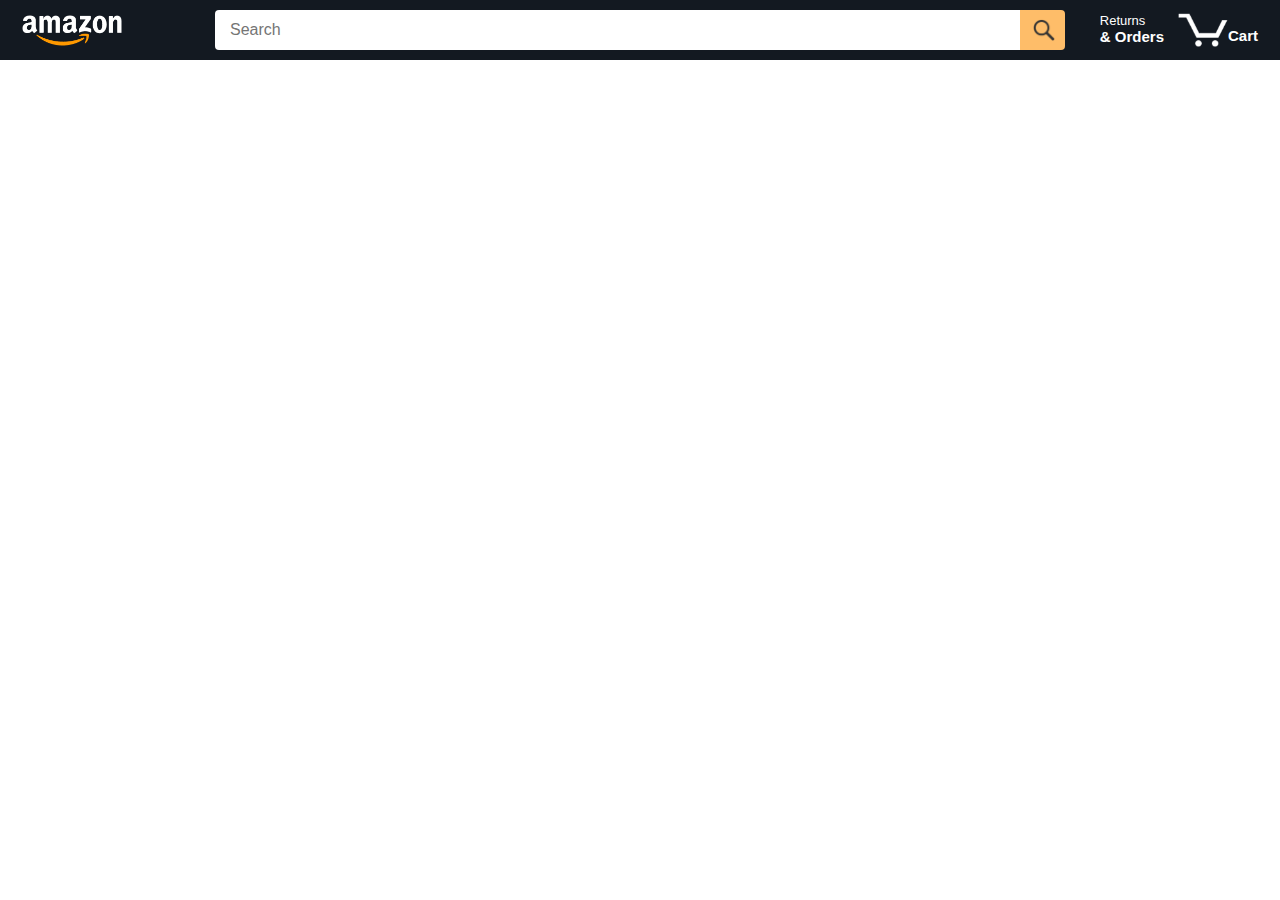
<file: index.html>
<!DOCTYPE html>
<html lang="en">
  <head>
    <meta charset="UTF-8">
    <meta http-equiv="refresh" content="0; url=amazon.html">
    <title>Redirecting...</title>
  </head>
  <body>
    <p>If you are not redirected automatically, <a href="amazon.html">click here</a>.</p>
  </body>
</html>
</file>
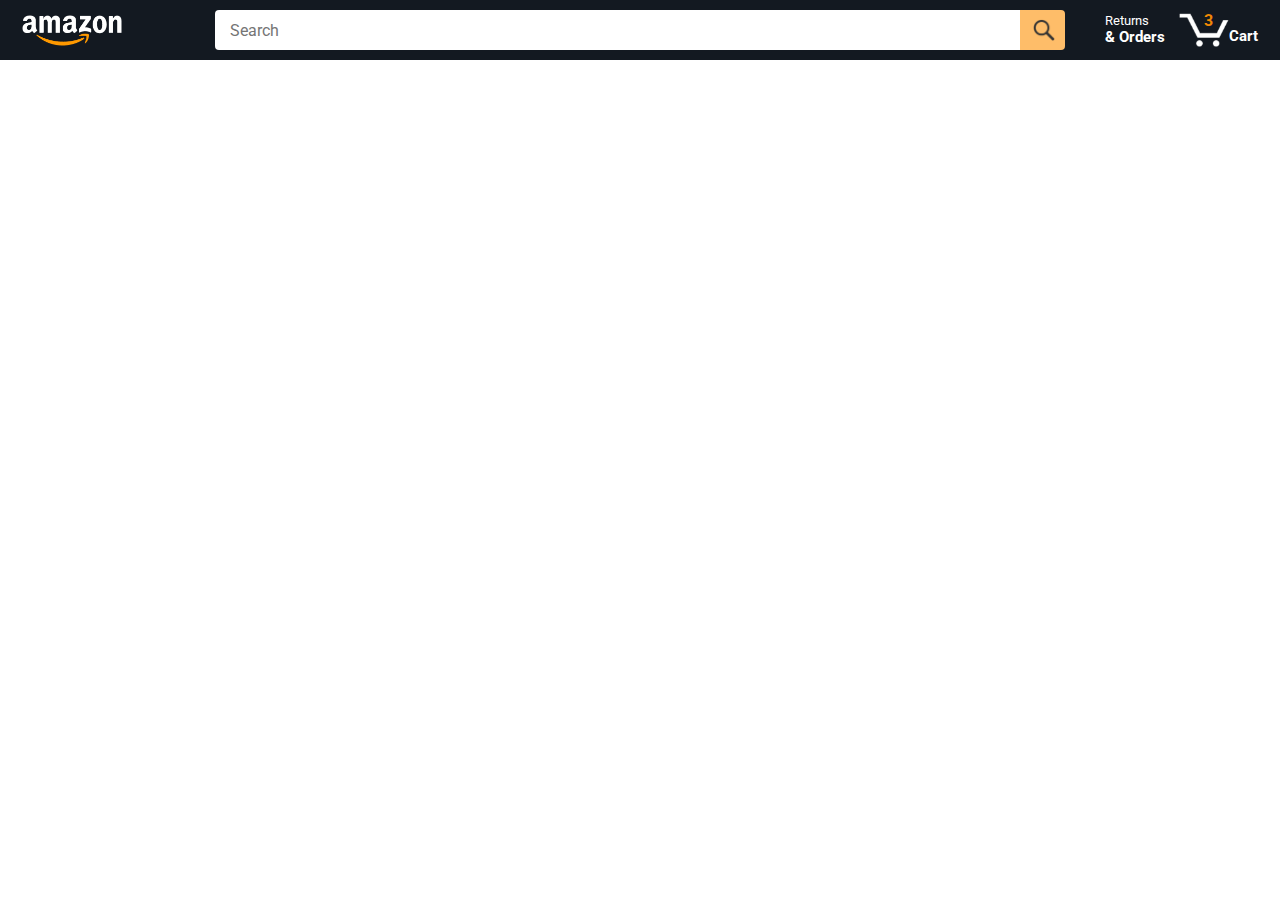
<file: amazon.html>
<!DOCTYPE html>
<html>
  <head>
    <title>Amazon Project</title>

    <!-- This code is needed for responsive design to work.
      (Responsive design = make the website look good on
      smaller screen sizes like a phone or a tablet). -->
    <meta name="viewport" content="width=device-width, initial-scale=1">

    <!-- Load a font called Roboto from Google Fonts. -->
    <link rel="preconnect" href="https://fonts.googleapis.com">
    <link rel="preconnect" href="https://fonts.gstatic.com" crossorigin="">
    <link href="https://fonts.googleapis.com/css2?family=Roboto:wght@400;500;700&amp;display=swap" rel="stylesheet">

    <!-- Here are the CSS files for this page. -->
    <link rel="stylesheet" href="styles/shared/general.css">
    <link rel="stylesheet" href="styles/shared/amazon-header.css">
    <link rel="stylesheet" href="styles/pages/amazon.css">
  </head>
  <body>
    <div class="amazon-header">
      <div class="amazon-header-left-section">
        <a href="amazon.html" class="header-link">
          <img class="amazon-logo"
            src="images/amazon-logo-white.png">
          <img class="amazon-mobile-logo"
            src="images/amazon-mobile-logo-white.png">
        </a>
      </div>

      <div class="amazon-header-middle-section">
        <input class="search-bar js-search-bar" type="text" placeholder="Search">

        <button class="search-button js-search-button">
          <img class="search-icon" src="images/icons/search-icon.png">
        </button>
      </div>

      <div class="amazon-header-right-section">
        <a class="orders-link header-link" href="orders.html">
          <span class="returns-text">Returns</span>
          <span class="orders-text">& Orders</span>
        </a>

        <a class="cart-link header-link" href="checkout.html">
          <img class="cart-icon" src="images/icons/cart-icon.png">
          <div class="cart-quantity js-cart-quantity"></div>
          <div class="cart-text">Cart</div>
        </a>
      </div>
    </div>
    
    <div class="main">
      <div class="products-grid js-products-grid">
      </div>
    </div>

    <!-- script elements are loaded one by one so order of scripts matters -->

    

    <script type="module" src="scripts/amazon.js"></script>
  
  </body>
</html>
</file>
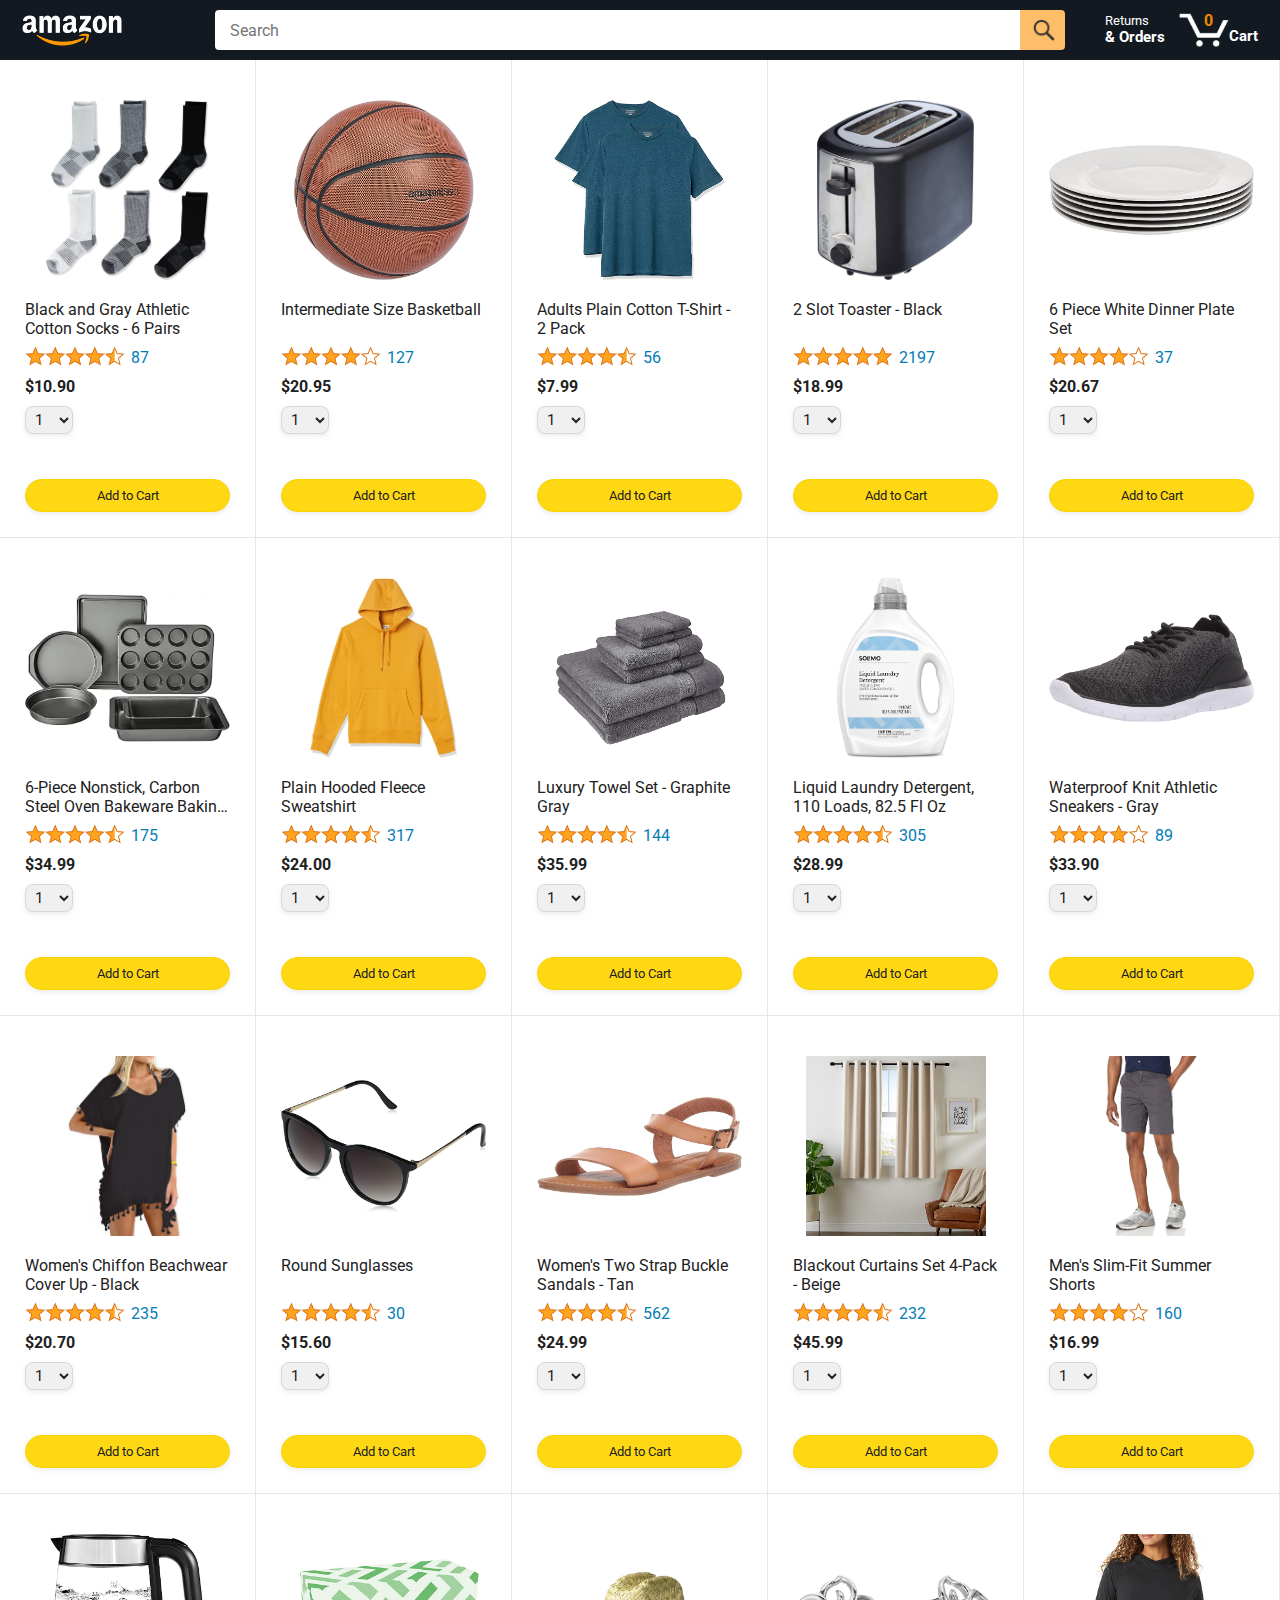
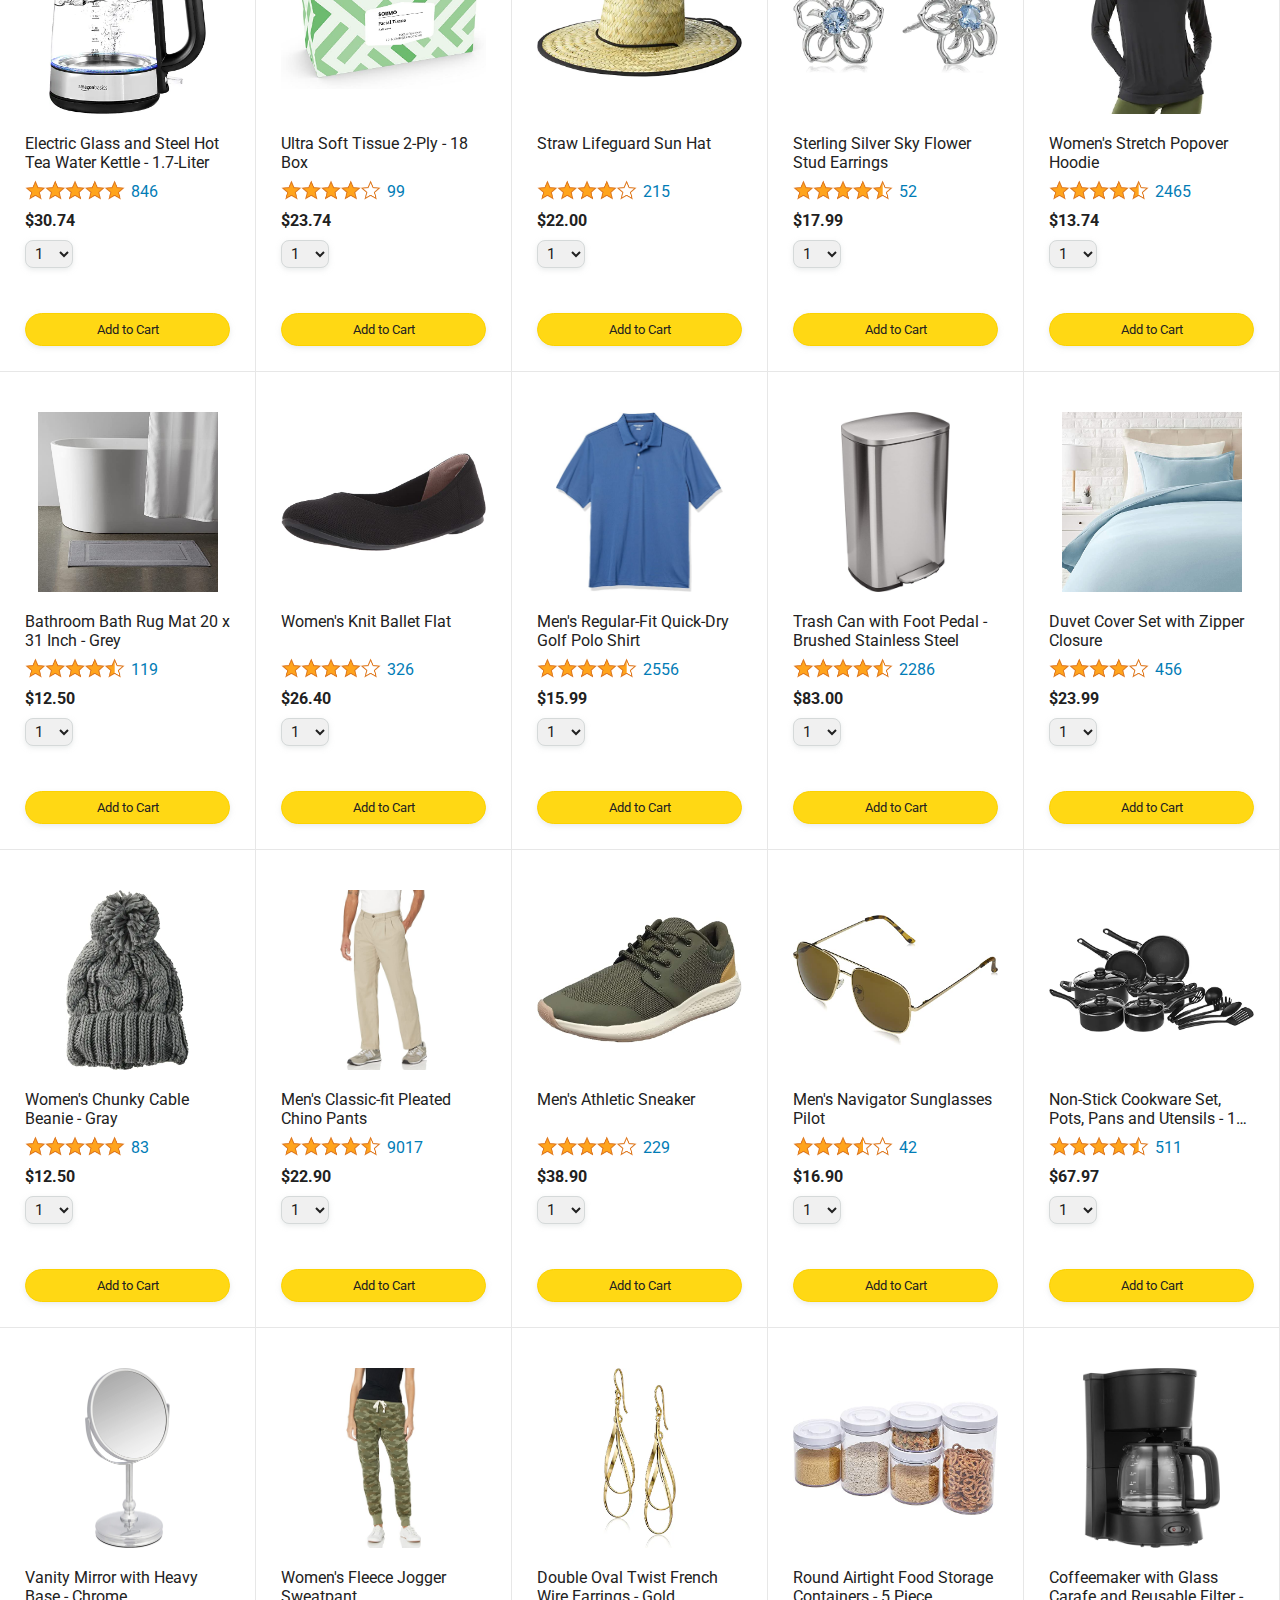
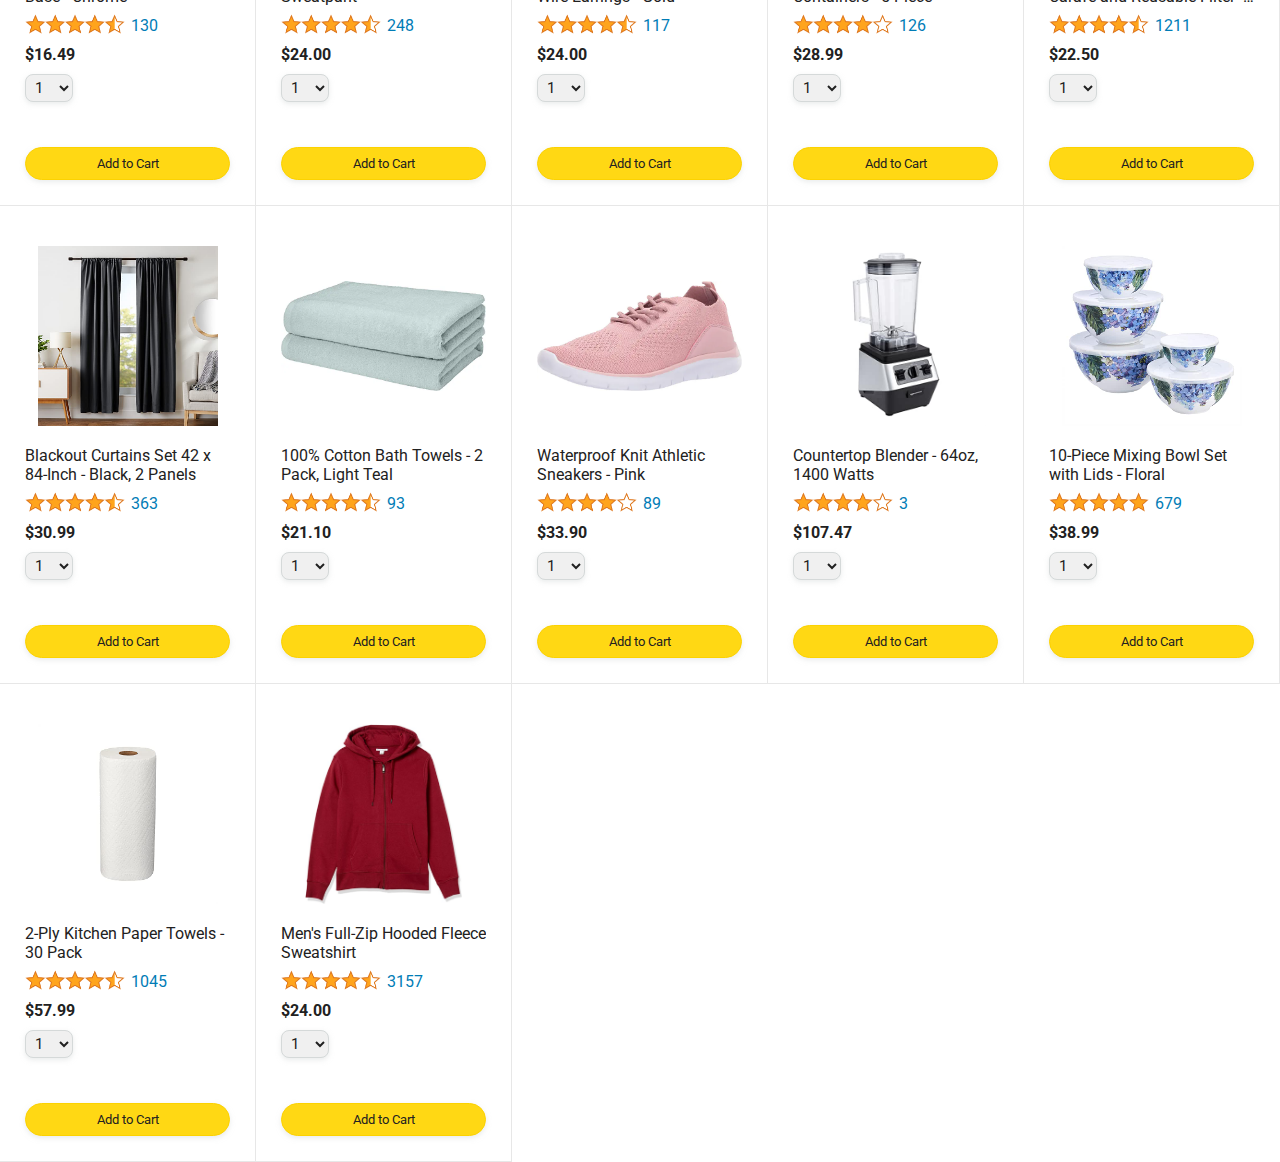
<file: javascript-amazon-project-main copy/amazon.html>
<!DOCTYPE html>
<html>
  <head>
    <title>Amazon Project</title>

    <!-- This code is needed for responsive design to work.
      (Responsive design = make the website look good on
      smaller screen sizes like a phone or a tablet). -->
    <meta name="viewport" content="width=device-width, initial-scale=1">

    <!-- Load a font called Roboto from Google Fonts. -->
    <link rel="preconnect" href="https://fonts.googleapis.com">
    <link rel="preconnect" href="https://fonts.gstatic.com" crossorigin="">
    <link href="https://fonts.googleapis.com/css2?family=Roboto:wght@400;500;700&amp;display=swap" rel="stylesheet">

    <!-- Here are the CSS files for this page. -->
    <link rel="stylesheet" href="styles/shared/general.css">
    <link rel="stylesheet" href="styles/shared/amazon-header.css">
    <link rel="stylesheet" href="styles/pages/amazon.css">
  </head>
  <body>
    <div class="amazon-header">
      <div class="amazon-header-left-section">
        <a href="amazon.html" class="header-link">
          <img class="amazon-logo"
            src="images/amazon-logo-white.png">
          <img class="amazon-mobile-logo"
            src="images/amazon-mobile-logo-white.png">
        </a>
      </div>

      <div class="amazon-header-middle-section">
        <input class="search-bar" type="text" placeholder="Search">

        <button class="search-button">
          <img class="search-icon" src="images/icons/search-icon.png">
        </button>
      </div>

      <div class="amazon-header-right-section">
        <a class="orders-link header-link" href="orders.html">
          <span class="returns-text">Returns</span>
          <span class="orders-text">& Orders</span>
        </a>

        <a class="cart-link header-link" href="checkout.html">
          <img class="cart-icon" src="images/icons/cart-icon.png">
          <div class="cart-quantity js-cart-quantity">0</div>
          <div class="cart-text">Cart</div>
        </a>
      </div>
    </div>
    
    <div class="main">
      <div class="products-grid js-products-grid">
      </div>
    </div>

    <!-- script elements are loaded one by one so order of scripts matters -->

    <script src="data/cart.js"></script>
    <script src="data/products.js"></script> 
    <script src="scripts/amazon.js"></script>
  
  </body>
</html>
</file>
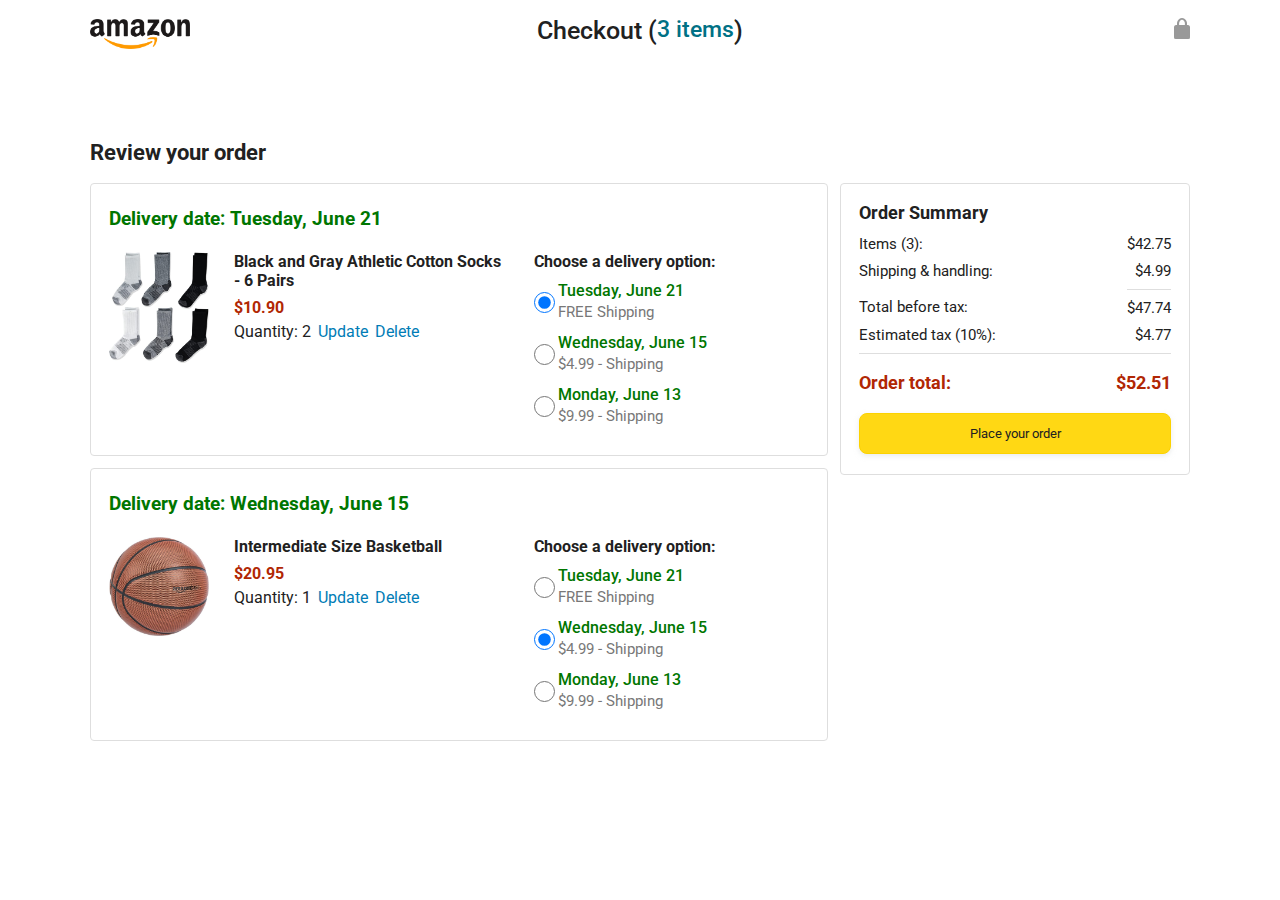
<file: javascript-amazon-project-main copy/checkout.html>
<!DOCTYPE html>
<html>
  <head>
    <title>Checkout</title>

    <!-- This code is needed for responsive design to work.
      (Responsive design = make the website look good on
      smaller screen sizes like a phone or a tablet). -->
    <meta name="viewport" content="width=device-width, initial-scale=1">

    <!-- Load a font called Roboto from Google Fonts. -->
    <link rel="preconnect" href="https://fonts.googleapis.com">
    <link rel="preconnect" href="https://fonts.gstatic.com" crossorigin>
    <link href="https://fonts.googleapis.com/css2?family=Roboto:wght@400;500;700&display=swap" rel="stylesheet">

    <!-- Here are the CSS files for this page. -->
    <link rel="stylesheet" href="styles/shared/general.css">
    <link rel="stylesheet" href="styles/pages/checkout/checkout-header.css">
    <link rel="stylesheet" href="styles/pages/checkout/checkout.css">
  </head>
  <body>
    <div class="checkout-header">
      <div class="header-content">
        <div class="checkout-header-left-section">
          <a href="amazon.html">
            <img class="amazon-logo" src="images/amazon-logo.png">
            <img class="amazon-mobile-logo" src="images/amazon-mobile-logo.png">
          </a>
        </div>

        <div class="checkout-header-middle-section">
          Checkout (<a class="return-to-home-link"
            href="amazon.html">3 items</a>)
        </div>

        <div class="checkout-header-right-section">
          <img src="images/icons/checkout-lock-icon.png">
        </div>
      </div>
    </div>

    <div class="main">
      <div class="page-title">Review your order</div>

      <div class="checkout-grid">
        <div class="order-summary">
          <div class="cart-item-container">
            <div class="delivery-date">
              Delivery date: Tuesday, June 21
            </div>

            <div class="cart-item-details-grid">
              <img class="product-image"
                src="images/products/athletic-cotton-socks-6-pairs.jpg">

              <div class="cart-item-details">
                <div class="product-name">
                  Black and Gray Athletic Cotton Socks - 6 Pairs
                </div>
                <div class="product-price">
                  $10.90
                </div>
                <div class="product-quantity">
                  <span>
                    Quantity: <span class="quantity-label">2</span>
                  </span>
                  <span class="update-quantity-link link-primary">
                    Update
                  </span>
                  <span class="delete-quantity-link link-primary">
                    Delete
                  </span>
                </div>
              </div>

              <div class="delivery-options">
                <div class="delivery-options-title">
                  Choose a delivery option:
                </div>
                <div class="delivery-option">
                  <input type="radio" checked
                    class="delivery-option-input"
                    name="delivery-option-1">
                  <div>
                    <div class="delivery-option-date">
                      Tuesday, June 21
                    </div>
                    <div class="delivery-option-price">
                      FREE Shipping
                    </div>
                  </div>
                </div>
                <div class="delivery-option">
                  <input type="radio"
                    class="delivery-option-input"
                    name="delivery-option-1">
                  <div>
                    <div class="delivery-option-date">
                      Wednesday, June 15
                    </div>
                    <div class="delivery-option-price">
                      $4.99 - Shipping
                    </div>
                  </div>
                </div>
                <div class="delivery-option">
                  <input type="radio"
                    class="delivery-option-input"
                    name="delivery-option-1">
                  <div>
                    <div class="delivery-option-date">
                      Monday, June 13
                    </div>
                    <div class="delivery-option-price">
                      $9.99 - Shipping
                    </div>
                  </div>
                </div>
              </div>
            </div>
          </div>

          <div class="cart-item-container">
            <div class="delivery-date">
              Delivery date: Wednesday, June 15
            </div>

            <div class="cart-item-details-grid">
              <img class="product-image"
                src="images/products/intermediate-composite-basketball.jpg">

              <div class="cart-item-details">
                <div class="product-name">
                  Intermediate Size Basketball
                </div>
                <div class="product-price">
                  $20.95
                </div>
                <div class="product-quantity">
                  <span>
                    Quantity: <span class="quantity-label">1</span>
                  </span>
                  <span class="update-quantity-link link-primary">
                    Update
                  </span>
                  <span class="delete-quantity-link link-primary">
                    Delete
                  </span>
                </div>
              </div>

              <div class="delivery-options">
                <div class="delivery-options-title">
                  Choose a delivery option:
                </div>

                <div class="delivery-option">
                  <input type="radio" class="delivery-option-input"
                    name="delivery-option-2">
                  <div>
                    <div class="delivery-option-date">
                      Tuesday, June 21
                    </div>
                    <div class="delivery-option-price">
                      FREE Shipping
                    </div>
                  </div>
                </div>
                <div class="delivery-option">
                  <input type="radio" checked class="delivery-option-input"
                    name="delivery-option-2">
                  <div>
                    <div class="delivery-option-date">
                      Wednesday, June 15
                    </div>
                    <div class="delivery-option-price">
                      $4.99 - Shipping
                    </div>
                  </div>
                </div>
                <div class="delivery-option">
                  <input type="radio" class="delivery-option-input"
                    name="delivery-option-2">
                  <div>
                    <div class="delivery-option-date">
                      Monday, June 13
                    </div>
                    <div class="delivery-option-price">
                      $9.99 - Shipping
                    </div>
                  </div>
                </div>
              </div>
            </div>
          </div>
        </div>

        <div class="payment-summary">
          <div class="payment-summary-title">
            Order Summary
          </div>

          <div class="payment-summary-row">
            <div>Items (3):</div>
            <div class="payment-summary-money">$42.75</div>
          </div>

          <div class="payment-summary-row">
            <div>Shipping &amp; handling:</div>
            <div class="payment-summary-money">$4.99</div>
          </div>

          <div class="payment-summary-row subtotal-row">
            <div>Total before tax:</div>
            <div class="payment-summary-money">$47.74</div>
          </div>

          <div class="payment-summary-row">
            <div>Estimated tax (10%):</div>
            <div class="payment-summary-money">$4.77</div>
          </div>

          <div class="payment-summary-row total-row">
            <div>Order total:</div>
            <div class="payment-summary-money">$52.51</div>
          </div>

          <button class="place-order-button button-primary">
            Place your order
          </button>
        </div>
      </div>
    </div>
  </body>
</html>
</file>
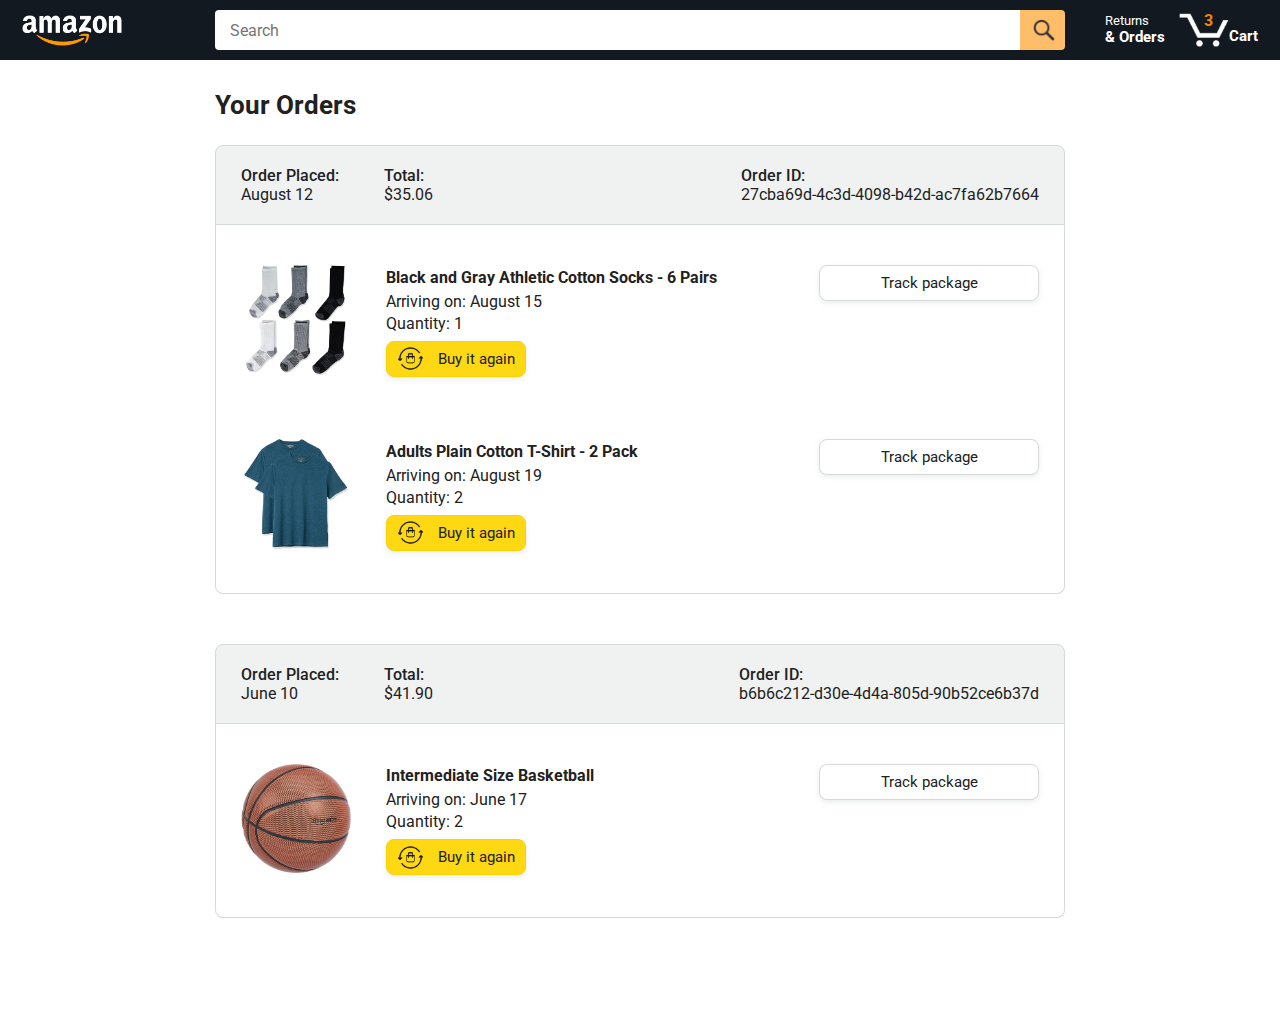
<file: javascript-amazon-project-main copy/orders.html>
<!DOCTYPE html>
<html>
  <head>
    <title>Orders</title>

    <!-- This code is needed for responsive design to work.
      (Responsive design = make the website look good on
      smaller screen sizes like a phone or a tablet). -->
    <meta name="viewport" content="width=device-width, initial-scale=1">

    <!-- Load a font called Roboto from Google Fonts. -->
    <link rel="preconnect" href="https://fonts.googleapis.com">
    <link rel="preconnect" href="https://fonts.gstatic.com" crossorigin>
    <link href="https://fonts.googleapis.com/css2?family=Roboto:wght@400;500;700&display=swap" rel="stylesheet">

    <!-- Here are the CSS files for this page. -->
    <link rel="stylesheet" href="styles/shared/general.css">
    <link rel="stylesheet" href="styles/shared/amazon-header.css">
    <link rel="stylesheet" href="styles/pages/orders.css">
  </head>
  <body>
    <div class="amazon-header">
      <div class="amazon-header-left-section">
        <a href="amazon.html" class="header-link">
          <img class="amazon-logo"
            src="images/amazon-logo-white.png">
          <img class="amazon-mobile-logo"
            src="images/amazon-mobile-logo-white.png">
        </a>
      </div>

      <div class="amazon-header-middle-section">
        <input class="search-bar" type="text" placeholder="Search">

        <button class="search-button">
          <img class="search-icon" src="images/icons/search-icon.png">
        </button>
      </div>

      <div class="amazon-header-right-section">
        <a class="orders-link header-link" href="orders.html">
          <span class="returns-text">Returns</span>
          <span class="orders-text">& Orders</span>
        </a>

        <a class="cart-link header-link" href="checkout.html">
          <img class="cart-icon" src="images/icons/cart-icon.png">
          <div class="cart-quantity">3</div>
          <div class="cart-text">Cart</div>
        </a>
      </div>
    </div>

    <div class="main">
      <div class="page-title">Your Orders</div>

      <div class="orders-grid">
        <div class="order-container">
          
          <div class="order-header">
            <div class="order-header-left-section">
              <div class="order-date">
                <div class="order-header-label">Order Placed:</div>
                <div>August 12</div>
              </div>
              <div class="order-total">
                <div class="order-header-label">Total:</div>
                <div>$35.06</div>
              </div>
            </div>

            <div class="order-header-right-section">
              <div class="order-header-label">Order ID:</div>
              <div>27cba69d-4c3d-4098-b42d-ac7fa62b7664</div>
            </div>
          </div>

          <div class="order-details-grid">
            <div class="product-image-container">
              <img src="images/products/athletic-cotton-socks-6-pairs.jpg">
            </div>

            <div class="product-details">
              <div class="product-name">
                Black and Gray Athletic Cotton Socks - 6 Pairs
              </div>
              <div class="product-delivery-date">
                Arriving on: August 15
              </div>
              <div class="product-quantity">
                Quantity: 1
              </div>
              <button class="buy-again-button button-primary">
                <img class="buy-again-icon" src="images/icons/buy-again.png">
                <span class="buy-again-message">Buy it again</span>
              </button>
            </div>

            <div class="product-actions">
              <a href="tracking.html">
                <button class="track-package-button button-secondary">
                  Track package
                </button>
              </a>
            </div>

            <div class="product-image-container">
              <img src="images/products/adults-plain-cotton-tshirt-2-pack-teal.jpg">
            </div>

            <div class="product-details">
              <div class="product-name">
                Adults Plain Cotton T-Shirt - 2 Pack
              </div>
              <div class="product-delivery-date">
                Arriving on: August 19
              </div>
              <div class="product-quantity">
                Quantity: 2
              </div>
              <button class="buy-again-button button-primary">
                <img class="buy-again-icon" src="images/icons/buy-again.png">
                <span class="buy-again-message">Buy it again</span>
              </button>
            </div>

            <div class="product-actions">
              <a href="tracking.html">
                <button class="track-package-button button-secondary">
                  Track package
                </button>
              </a>
            </div>
          </div>
        </div>

        <div class="order-container">

          <div class="order-header">
            <div class="order-header-left-section">
              <div class="order-date">
                <div class="order-header-label">Order Placed:</div>
                <div>June 10</div>
              </div>
              <div class="order-total">
                <div class="order-header-label">Total:</div>
                <div>$41.90</div>
              </div>
            </div>

            <div class="order-header-right-section">
              <div class="order-header-label">Order ID:</div>
              <div>b6b6c212-d30e-4d4a-805d-90b52ce6b37d</div>
            </div>
          </div>

          <div class="order-details-grid">
            <div class="product-image-container">
              <img src="images/products/intermediate-composite-basketball.jpg">
            </div>

            <div class="product-details">
              <div class="product-name">
                Intermediate Size Basketball
              </div>
              <div class="product-delivery-date">
                Arriving on: June 17
              </div>
              <div class="product-quantity">
                Quantity: 2
              </div>
              <button class="buy-again-button button-primary">
                <img class="buy-again-icon" src="images/icons/buy-again.png">
                <span class="buy-again-message">Buy it again</span>
              </button>
            </div>

            <div class="product-actions">
              <a href="tracking.html">
                <button class="track-package-button button-secondary">
                  Track package
                </button>
              </a>
            </div>
          </div>
        </div>
      </div>
    </div>
  </body>
</html>
</file>
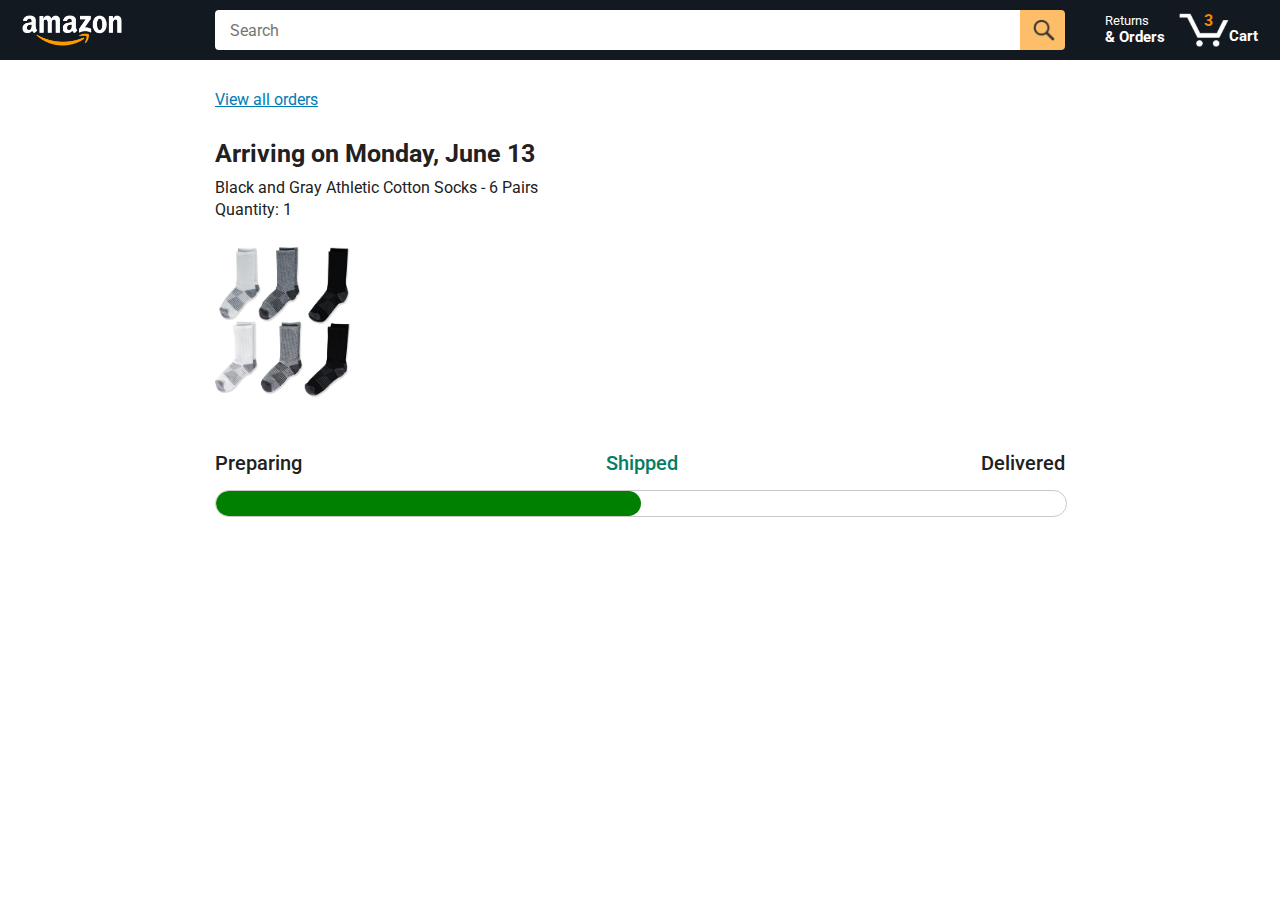
<file: javascript-amazon-project-main copy/tracking.html>
<!DOCTYPE html>
<html>
  <head>
    <title>Tracking</title>

    <!-- This code is needed for responsive design to work.
      (Responsive design = make the website look good on
      smaller screen sizes like a phone or a tablet). -->
    <meta name="viewport" content="width=device-width, initial-scale=1">

    <!-- Load a font called Roboto from Google Fonts. -->
    <link rel="preconnect" href="https://fonts.googleapis.com">
    <link rel="preconnect" href="https://fonts.gstatic.com" crossorigin>
    <link href="https://fonts.googleapis.com/css2?family=Roboto:wght@400;500;700&display=swap" rel="stylesheet">

    <!-- Here are the CSS files for this page. -->
    <link rel="stylesheet" href="styles/shared/general.css">
    <link rel="stylesheet" href="styles/shared/amazon-header.css">
    <link rel="stylesheet" href="styles/pages/tracking.css">
  </head>
  <body>
    <div class="amazon-header">
      <div class="amazon-header-left-section">
        <a href="amazon.html" class="header-link">
          <img class="amazon-logo"
            src="images/amazon-logo-white.png">
          <img class="amazon-mobile-logo"
            src="images/amazon-mobile-logo-white.png">
        </a>
      </div>

      <div class="amazon-header-middle-section">
        <input class="search-bar" type="text" placeholder="Search">

        <button class="search-button">
          <img class="search-icon" src="images/icons/search-icon.png">
        </button>
      </div>

      <div class="amazon-header-right-section">
        <a class="orders-link header-link" href="orders.html">
          <span class="returns-text">Returns</span>
          <span class="orders-text">& Orders</span>
        </a>

        <a class="cart-link header-link" href="checkout.html">
          <img class="cart-icon" src="images/icons/cart-icon.png">
          <div class="cart-quantity">3</div>
          <div class="cart-text">Cart</div>
        </a>
      </div>
    </div>

    <div class="main">
      <div class="order-tracking">
        <a class="back-to-orders-link link-primary" href="orders.html">
          View all orders
        </a>

        <div class="delivery-date">
          Arriving on Monday, June 13
        </div>

        <div class="product-info">
          Black and Gray Athletic Cotton Socks - 6 Pairs
        </div>

        <div class="product-info">
          Quantity: 1
        </div>

        <img class="product-image" src="images/products/athletic-cotton-socks-6-pairs.jpg">

        <div class="progress-labels-container">
          <div class="progress-label">
            Preparing
          </div>
          <div class="progress-label current-status">
            Shipped
          </div>
          <div class="progress-label">
            Delivered
          </div>
        </div>

        <div class="progress-bar-container">
          <div class="progress-bar"></div>
        </div>
      </div>
    </div>
  </body>
</html>
</file>
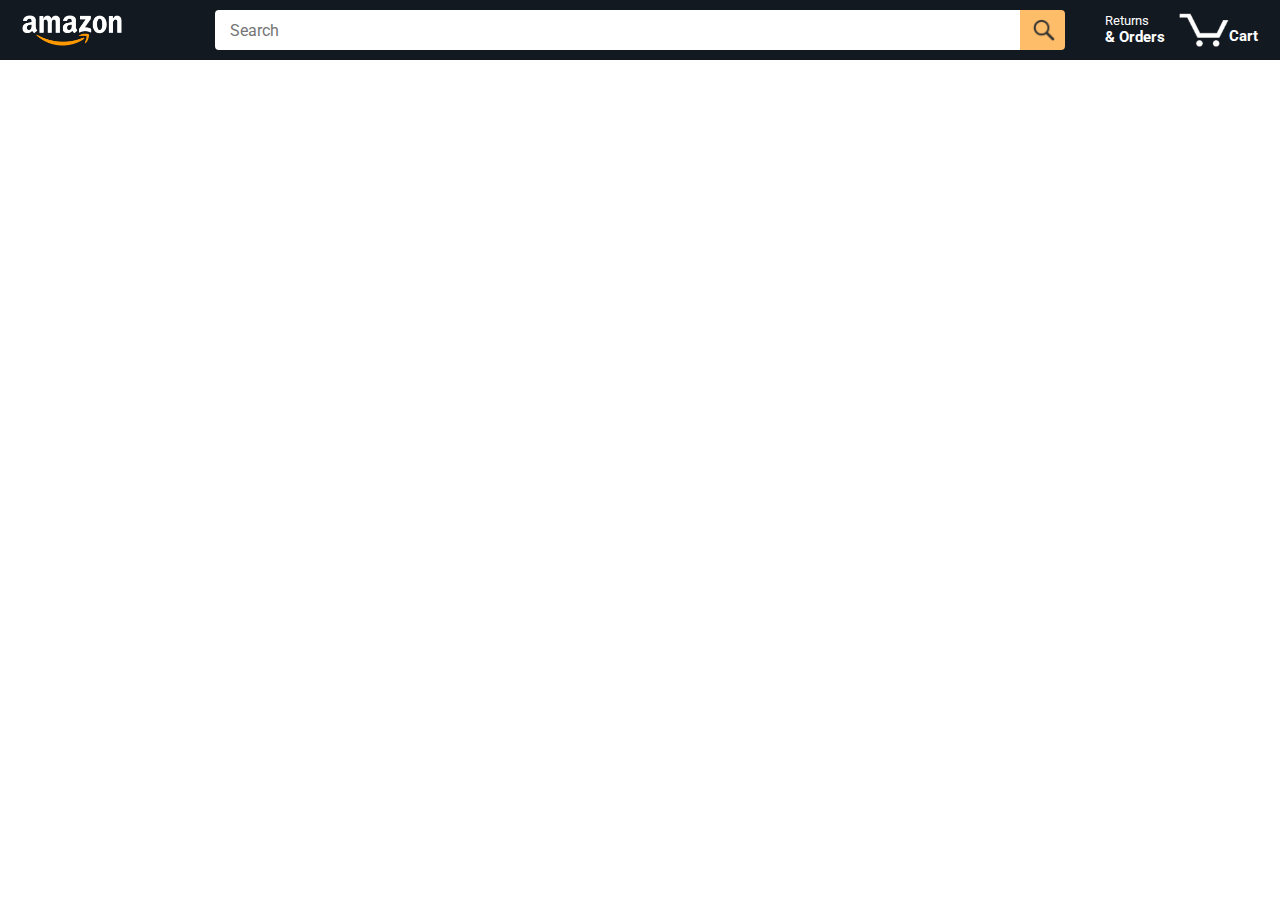
<file: javascript-amazon-project-main/amazon.html>
<!DOCTYPE html>
<html>
  <head>
    <title>Amazon Project</title>

    <!-- This code is needed for responsive design to work.
      (Responsive design = make the website look good on
      smaller screen sizes like a phone or a tablet). -->
    <meta name="viewport" content="width=device-width, initial-scale=1">

    <!-- Load a font called Roboto from Google Fonts. -->
    <link rel="preconnect" href="https://fonts.googleapis.com">
    <link rel="preconnect" href="https://fonts.gstatic.com" crossorigin="">
    <link href="https://fonts.googleapis.com/css2?family=Roboto:wght@400;500;700&amp;display=swap" rel="stylesheet">

    <!-- Here are the CSS files for this page. -->
    <link rel="stylesheet" href="styles/shared/general.css">
    <link rel="stylesheet" href="styles/shared/amazon-header.css">
    <link rel="stylesheet" href="styles/pages/amazon.css">
  </head>
  <body>
    <div class="amazon-header">
      <div class="amazon-header-left-section">
        <a href="amazon.html" class="header-link">
          <img class="amazon-logo"
            src="images/amazon-logo-white.png">
          <img class="amazon-mobile-logo"
            src="images/amazon-mobile-logo-white.png">
        </a>
      </div>

      <div class="amazon-header-middle-section">
        <input class="search-bar" type="text" placeholder="Search">

        <button class="search-button">
          <img class="search-icon" src="images/icons/search-icon.png">
        </button>
      </div>

      <div class="amazon-header-right-section">
        <a class="orders-link header-link" href="orders.html">
          <span class="returns-text">Returns</span>
          <span class="orders-text">& Orders</span>
        </a>

        <a class="cart-link header-link" href="checkout.html">
          <img class="cart-icon" src="images/icons/cart-icon.png">
          <div class="cart-quantity js-cart-quantity"></div>
          <div class="cart-text">Cart</div>
        </a>
      </div>
    </div>
    
    <div class="main">
      <div class="products-grid js-products-grid">
      </div>
    </div>

    <!-- script elements are loaded one by one so order of scripts matters -->

    

    <script type="module" src="scripts/amazon.js"></script>
  
  </body>
</html>
</file>
<file: styles/shared/general.css>
body {
  font-family: Roboto, Arial;
  color: rgb(33, 33, 33);
  /* The <body> element has a default margin of 8px
     on all sides. This removes the default margins. */
  margin: 0;
}

/* <p> elements have a default margin on the top
   and bottom. This removes the default margins. */
p {
  margin: 0;
}

button {
  cursor: pointer;
}

select {
  cursor: pointer;
}

input, select, button {
  font-family: Roboto, Arial;
}

.button-primary {
  color: rgb(33, 33, 33);
  background-color: rgb(255, 216, 20);
  border: 1px solid rgb(252, 210, 0);
  border-radius: 8px;
  cursor: pointer;
  box-shadow: 0 2px 5px rgba(213, 217, 217, 0.5);
}

.button-primary:hover {
  background-color: rgb(247, 202, 0);
  border: 1px solid rgb(242, 194, 0);
}

.button-primary:active {
  background: rgb(255, 216, 20);
  border-color: rgb(252, 210, 0);
  box-shadow: none;
}

.button-secondary {
  color: rgb(33, 33, 33);
  background: white;
  border: 1px solid rgb(213, 217, 217);
  border-radius: 8px;
  cursor: pointer;
  box-shadow: 0 2px 5px rgba(213, 217, 217, 0.5);
}

.button-secondary:hover {
  background-color: rgb(247, 250, 250);
}

.button-secondary:active {
  background-color: rgb(237, 253, 255);
  box-shadow: none;
}

/* These styles will limit text to 2 lines. Anything
   beyond 2 lines will be replaced with "..."
   You can find this code by using an A.I. tool or by
   searching in Google.
   https://css-tricks.com/almanac/properties/l/line-clamp/ */
.limit-text-to-2-lines {
  display: -webkit-box;
  -webkit-line-clamp: 2;
  -webkit-box-orient: vertical;
  overflow: hidden;
}

.link-primary {
  color: rgb(1, 124, 182);
  cursor: pointer;
}

.link-primary:hover {
  color: rgb(196, 80, 0);
}

/* Styles for dropdown selectors. */
select {
  color: rgb(33, 33, 33);
  background-color: rgb(240, 240, 240);
  border: 1px solid rgb(213, 217, 217);
  border-radius: 8px;
  padding: 3px 5px;
  font-size: 15px;
  cursor: pointer;
  box-shadow: 0 2px 5px rgba(213, 217, 217, 0.5);
}

select:focus,
input:focus {
  outline: 2px solid rgb(255, 153, 0);
}
</file>
<file: styles/shared/amazon-header.css>
.amazon-header {
  background-color: rgb(19, 25, 33);
  color: white;
  padding-left: 15px;
  padding-right: 15px;

  display: flex;
  align-items: center;
  justify-content: space-between;

  position: fixed;
  top: 0;
  left: 0;
  right: 0;
  height: 60px;
}

.amazon-header-left-section {
  width: 180px;
}

@media (max-width: 800px) {
  .amazon-header-left-section {
    width: unset;
  }
}

.header-link {
  display: inline-block;
  padding: 6px;
  border-radius: 2px;
  cursor: pointer;
  text-decoration: none;
  border: 1px solid rgba(0, 0, 0, 0);
}

.header-link:hover {
  border: 1px solid white;
}

.amazon-logo {
  width: 100px;
  margin-top: 5px;
}

.amazon-mobile-logo {
  display: none;
}

@media (max-width: 575px) {
  .amazon-logo {
    display: none;
  }

  .amazon-mobile-logo {
    display: block;
    height: 35px;
    margin-top: 5px;
  }
}

.amazon-header-middle-section {
  flex: 1;
  max-width: 850px;
  margin-left: 10px;
  margin-right: 10px;
  display: flex;
}

.search-bar {
  flex: 1;
  width: 0;
  font-size: 16px;
  height: 38px;
  padding-left: 15px;
  border: none;
  border-top-left-radius: 4px;
  border-bottom-left-radius: 4px;
  border-top-right-radius: 0;
  border-bottom-right-radius: 0;
}

.search-button {
  background-color: rgb(254, 189, 105);
  border: none;
  width: 45px;
  height: 40px;
  border-top-right-radius: 4px;
  border-bottom-right-radius: 4px;
  flex-shrink: 0;
}

.search-icon {
  height: 22px;
  margin-left: 2px;
  margin-top: 3px;
}

.amazon-header-right-section {
  width: 180px;
  flex-shrink: 0;
  display: flex;
  justify-content: end;
}

.orders-link {
  color: white;
}

.returns-text {
  display: block;
  font-size: 13px;
}

.orders-text {
  display: block;
  font-size: 15px;
  font-weight: 700;
}

.cart-link {
  color: white;
  display: flex;
  align-items: center;
  position: relative;
}

.cart-icon {
  width: 50px;
}

.cart-text {
  margin-top: 12px;
  font-size: 15px;
  font-weight: 700;
}

.cart-quantity {
  color: rgb(240, 136, 4);
  font-size: 16px;
  font-weight: 700;

  position: absolute;
  top: 4px;
  left: 22px;
  
  width: 26px;
  text-align: center;
}
</file>
<file: styles/pages/amazon.css>
.main {
  margin-top: 60px;
}

.products-grid {
  display: grid;

  /* - In CSS Grid, 1fr means a column will take up the
       remaining space in the grid.
     - If we write 1fr 1fr ... 1fr; 8 times, this will
       divide the grid into 8 columns, each taking up an
       equal amount of the space.
     - repeat(8, 1fr); is a shortcut for repeating "1fr"
       8 times (instead of typing out "1fr" 8 times).
       repeat(...) is a special property that works with
       display: grid; */
  grid-template-columns: repeat(8, 1fr);
}

/* @media is used to create responsive design (making the
   website look good on any screen size). This @media
   means when the screen width is 2000px or less, we
   will divide the grid into 7 columns instead of 8. */
@media (max-width: 2000px) {
  .products-grid {
    grid-template-columns: repeat(7, 1fr);
  }
}

/* This @media means when the screen width is 1600px or
   less, we will divide the grid into 6 columns. */
@media (max-width: 1600px) {
  .products-grid {
    grid-template-columns: repeat(6, 1fr);
  }
}

@media (max-width: 1300px) {
  .products-grid {
    grid-template-columns: repeat(5, 1fr);
  }
}

@media (max-width: 1000px) {
  .products-grid {
    grid-template-columns: repeat(4, 1fr);
  }
}

@media (max-width: 800px) {
  .products-grid {
    grid-template-columns: repeat(3, 1fr);
  }
}

@media (max-width: 575px) {
  .products-grid {
    grid-template-columns: repeat(2, 1fr);
  }
}

@media (max-width: 450px) {
  .products-grid {
    grid-template-columns: 1fr;
  }
}

.product-container {
  padding-top: 40px;
  padding-bottom: 25px;
  padding-left: 25px;
  padding-right: 25px;

  border-right: 1px solid rgb(231, 231, 231);
  border-bottom: 1px solid rgb(231, 231, 231);

  display: flex;
  flex-direction: column;
}

.product-image-container {
  display: flex;
  justify-content: center;
  align-items: center;

  height: 180px;
  margin-bottom: 20px;
}

.product-image {
  /* Images will overflow their container by default. To
    prevent this, we set max-width and max-height to 100%
    so they stay inside their container. */
  max-width: 100%;
  max-height: 100%;
}

.product-name {
  height: 40px;
  margin-bottom: 5px;
}

.product-rating-container {
  display: flex;
  align-items: center;
  margin-bottom: 10px;
}

.product-rating-stars {
  width: 100px;
  margin-right: 6px;
}

.product-rating-count {
  color: rgb(1, 124, 182);
  cursor: pointer;
  margin-top: 3px;
}

.product-price {
  font-weight: 700;
  margin-bottom: 10px;
}

.product-quantity-container {
  margin-bottom: 17px;
}

.product-spacer {
  flex: 1;
}

.added-to-cart {
  color: rgb(6, 125, 98);
  font-size: 16px;

  display: flex;
  align-items: center;
  margin-bottom: 8px;

  /* At first, the "Added to cart" message will
     be invisible. Use JavaScript to change the
     opacity and make it visible. */
  opacity: 0;
}

.after-added-to-cart{
  opacity: 1;
}

.added-to-cart img {
  height: 20px;
  margin-right: 5px;
}

.add-to-cart-button {
  width: 100%;
  padding: 8px;
  border-radius: 50px;
}
</file>
<file: javascript-amazon-project-main copy/styles/shared/general.css>
body {
  font-family: Roboto, Arial;
  color: rgb(33, 33, 33);
  /* The <body> element has a default margin of 8px
     on all sides. This removes the default margins. */
  margin: 0;
}

/* <p> elements have a default margin on the top
   and bottom. This removes the default margins. */
p {
  margin: 0;
}

button {
  cursor: pointer;
}

select {
  cursor: pointer;
}

input, select, button {
  font-family: Roboto, Arial;
}

.button-primary {
  color: rgb(33, 33, 33);
  background-color: rgb(255, 216, 20);
  border: 1px solid rgb(252, 210, 0);
  border-radius: 8px;
  cursor: pointer;
  box-shadow: 0 2px 5px rgba(213, 217, 217, 0.5);
}

.button-primary:hover {
  background-color: rgb(247, 202, 0);
  border: 1px solid rgb(242, 194, 0);
}

.button-primary:active {
  background: rgb(255, 216, 20);
  border-color: rgb(252, 210, 0);
  box-shadow: none;
}

.button-secondary {
  color: rgb(33, 33, 33);
  background: white;
  border: 1px solid rgb(213, 217, 217);
  border-radius: 8px;
  cursor: pointer;
  box-shadow: 0 2px 5px rgba(213, 217, 217, 0.5);
}

.button-secondary:hover {
  background-color: rgb(247, 250, 250);
}

.button-secondary:active {
  background-color: rgb(237, 253, 255);
  box-shadow: none;
}

/* These styles will limit text to 2 lines. Anything
   beyond 2 lines will be replaced with "..."
   You can find this code by using an A.I. tool or by
   searching in Google.
   https://css-tricks.com/almanac/properties/l/line-clamp/ */
.limit-text-to-2-lines {
  display: -webkit-box;
  -webkit-line-clamp: 2;
  -webkit-box-orient: vertical;
  overflow: hidden;
}

.link-primary {
  color: rgb(1, 124, 182);
  cursor: pointer;
}

.link-primary:hover {
  color: rgb(196, 80, 0);
}

/* Styles for dropdown selectors. */
select {
  color: rgb(33, 33, 33);
  background-color: rgb(240, 240, 240);
  border: 1px solid rgb(213, 217, 217);
  border-radius: 8px;
  padding: 3px 5px;
  font-size: 15px;
  cursor: pointer;
  box-shadow: 0 2px 5px rgba(213, 217, 217, 0.5);
}

select:focus,
input:focus {
  outline: 2px solid rgb(255, 153, 0);
}
</file>
<file: javascript-amazon-project-main copy/styles/shared/amazon-header.css>
.amazon-header {
  background-color: rgb(19, 25, 33);
  color: white;
  padding-left: 15px;
  padding-right: 15px;

  display: flex;
  align-items: center;
  justify-content: space-between;

  position: fixed;
  top: 0;
  left: 0;
  right: 0;
  height: 60px;
}

.amazon-header-left-section {
  width: 180px;
}

@media (max-width: 800px) {
  .amazon-header-left-section {
    width: unset;
  }
}

.header-link {
  display: inline-block;
  padding: 6px;
  border-radius: 2px;
  cursor: pointer;
  text-decoration: none;
  border: 1px solid rgba(0, 0, 0, 0);
}

.header-link:hover {
  border: 1px solid white;
}

.amazon-logo {
  width: 100px;
  margin-top: 5px;
}

.amazon-mobile-logo {
  display: none;
}

@media (max-width: 575px) {
  .amazon-logo {
    display: none;
  }

  .amazon-mobile-logo {
    display: block;
    height: 35px;
    margin-top: 5px;
  }
}

.amazon-header-middle-section {
  flex: 1;
  max-width: 850px;
  margin-left: 10px;
  margin-right: 10px;
  display: flex;
}

.search-bar {
  flex: 1;
  width: 0;
  font-size: 16px;
  height: 38px;
  padding-left: 15px;
  border: none;
  border-top-left-radius: 4px;
  border-bottom-left-radius: 4px;
  border-top-right-radius: 0;
  border-bottom-right-radius: 0;
}

.search-button {
  background-color: rgb(254, 189, 105);
  border: none;
  width: 45px;
  height: 40px;
  border-top-right-radius: 4px;
  border-bottom-right-radius: 4px;
  flex-shrink: 0;
}

.search-icon {
  height: 22px;
  margin-left: 2px;
  margin-top: 3px;
}

.amazon-header-right-section {
  width: 180px;
  flex-shrink: 0;
  display: flex;
  justify-content: end;
}

.orders-link {
  color: white;
}

.returns-text {
  display: block;
  font-size: 13px;
}

.orders-text {
  display: block;
  font-size: 15px;
  font-weight: 700;
}

.cart-link {
  color: white;
  display: flex;
  align-items: center;
  position: relative;
}

.cart-icon {
  width: 50px;
}

.cart-text {
  margin-top: 12px;
  font-size: 15px;
  font-weight: 700;
}

.cart-quantity {
  color: rgb(240, 136, 4);
  font-size: 16px;
  font-weight: 700;

  position: absolute;
  top: 4px;
  left: 22px;
  
  width: 26px;
  text-align: center;
}
</file>
<file: javascript-amazon-project-main copy/styles/pages/amazon.css>
.main {
  margin-top: 60px;
}

.products-grid {
  display: grid;

  /* - In CSS Grid, 1fr means a column will take up the
       remaining space in the grid.
     - If we write 1fr 1fr ... 1fr; 8 times, this will
       divide the grid into 8 columns, each taking up an
       equal amount of the space.
     - repeat(8, 1fr); is a shortcut for repeating "1fr"
       8 times (instead of typing out "1fr" 8 times).
       repeat(...) is a special property that works with
       display: grid; */
  grid-template-columns: repeat(8, 1fr);
}

/* @media is used to create responsive design (making the
   website look good on any screen size). This @media
   means when the screen width is 2000px or less, we
   will divide the grid into 7 columns instead of 8. */
@media (max-width: 2000px) {
  .products-grid {
    grid-template-columns: repeat(7, 1fr);
  }
}

/* This @media means when the screen width is 1600px or
   less, we will divide the grid into 6 columns. */
@media (max-width: 1600px) {
  .products-grid {
    grid-template-columns: repeat(6, 1fr);
  }
}

@media (max-width: 1300px) {
  .products-grid {
    grid-template-columns: repeat(5, 1fr);
  }
}

@media (max-width: 1000px) {
  .products-grid {
    grid-template-columns: repeat(4, 1fr);
  }
}

@media (max-width: 800px) {
  .products-grid {
    grid-template-columns: repeat(3, 1fr);
  }
}

@media (max-width: 575px) {
  .products-grid {
    grid-template-columns: repeat(2, 1fr);
  }
}

@media (max-width: 450px) {
  .products-grid {
    grid-template-columns: 1fr;
  }
}

.product-container {
  padding-top: 40px;
  padding-bottom: 25px;
  padding-left: 25px;
  padding-right: 25px;

  border-right: 1px solid rgb(231, 231, 231);
  border-bottom: 1px solid rgb(231, 231, 231);

  display: flex;
  flex-direction: column;
}

.product-image-container {
  display: flex;
  justify-content: center;
  align-items: center;

  height: 180px;
  margin-bottom: 20px;
}

.product-image {
  /* Images will overflow their container by default. To
    prevent this, we set max-width and max-height to 100%
    so they stay inside their container. */
  max-width: 100%;
  max-height: 100%;
}

.product-name {
  height: 40px;
  margin-bottom: 5px;
}

.product-rating-container {
  display: flex;
  align-items: center;
  margin-bottom: 10px;
}

.product-rating-stars {
  width: 100px;
  margin-right: 6px;
}

.product-rating-count {
  color: rgb(1, 124, 182);
  cursor: pointer;
  margin-top: 3px;
}

.product-price {
  font-weight: 700;
  margin-bottom: 10px;
}

.product-quantity-container {
  margin-bottom: 17px;
}

.product-spacer {
  flex: 1;
}

.added-to-cart {
  color: rgb(6, 125, 98);
  font-size: 16px;

  display: flex;
  align-items: center;
  margin-bottom: 8px;

  /* At first, the "Added to cart" message will
     be invisible. Use JavaScript to change the
     opacity and make it visible. */
  opacity: 0;
}

.added-to-cart img {
  height: 20px;
  margin-right: 5px;
}

.add-to-cart-button {
  width: 100%;
  padding: 8px;
  border-radius: 50px;
}
</file>
<file: javascript-amazon-project-main copy/styles/pages/checkout/checkout-header.css>
.checkout-header {
  height: 60px;
  padding-left: 30px;
  padding-right: 30px;
  background-color: white;

  display: flex;
  justify-content: center;

  position: fixed;
  top: 0;
  left: 0;
  right: 0;
  z-index: 1000;
}

.header-content {
  width: 100%;
  max-width: 1100px;

  display: flex;
  align-items: center;
}

.checkout-header-left-section {
  width: 150px;
}

.amazon-logo {
  width: 100px;
  margin-top: 12px;
}

.amazon-mobile-logo {
  display: none;
}

/* @media is used to create responsive design (making the
   website look good on any screen size). This @media
   means when the screen width is 575px or less, different
   styles (inside the {...}) will be applied. */
@media (max-width: 575px) {
  .checkout-header-left-section {
    width: auto;
  }

  .amazon-logo {
    display: none;
  }

  .amazon-mobile-logo {
    display: inline-block;
    height: 35px;
    margin-top: 5px;
  }
}

.checkout-header-middle-section {
  flex: 1;
  flex-shrink: 0;
  text-align: center;

  font-size: 25px;
  font-weight: 500;

  display: flex;
  justify-content: center;
}

.return-to-home-link {
  color: rgb(0, 113, 133);
  font-size: 23px;
  text-decoration: none;
  cursor: pointer;
}

@media (max-width: 1000px) {
  .checkout-header-middle-section {
    font-size: 20px;
    margin-right: 60px;
  }

  .return-to-home-link {
    font-size: 18px;
  }
}

@media (max-width: 575px) {
  .checkout-header-middle-section {
    margin-right: 5px;
  }
}

.checkout-header-right-section {
  text-align: right;
  width: 150px;
}

@media (max-width: 1000px) {
  .checkout-header-right-section {
    width: auto;
  }
}
</file>
<file: javascript-amazon-project-main copy/styles/pages/checkout/checkout.css>
.main {
  max-width: 1100px;
  padding-left: 30px;
  padding-right: 30px;

  margin-top: 140px;
  margin-bottom: 100px;

  /* margin-left: auto;
     margin-right auto;
     Is a trick for centering an element horizontally
     without needing a container. */
  margin-left: auto;
  margin-right: auto;
}

.page-title {
  font-weight: 700;
  font-size: 22px;
  margin-bottom: 18px;
}

.checkout-grid {
  display: grid;
  /* Here, 1fr means the first column will take
     up the remaining space in the grid. */
  grid-template-columns: 1fr 350px;
  column-gap: 12px;

  /* Use align-items: start; to prevent the elements
     in the grid from stretching vertically. */
  align-items: start;
}

@media (max-width: 1000px) {
  .main {
    max-width: 500px;
  }

  .checkout-grid {
    grid-template-columns: 1fr;
  }
}

.cart-item-container,
.payment-summary {
  border: 1px solid rgb(222, 222, 222);
  border-radius: 4px;
  padding: 18px;
}

.cart-item-container {
  margin-bottom: 12px;
}

.payment-summary {
  padding-bottom: 5px;
}

@media (max-width: 1000px) {
  .payment-summary {
    /* grid-row: 1 means this element will be placed into row
      1 in the grid. (Normally, the row that an element is
      placed in is determined by the order of the elements in
      the HTML. grid-row overrides this default ordering). */
    grid-row: 1;
    margin-bottom: 12px;
  }
}

.delivery-date {
  color: rgb(0, 118, 0);
  font-weight: 700;
  font-size: 19px;
  margin-top: 5px;
  margin-bottom: 22px;
}

.cart-item-details-grid {
  display: grid;
  /* 100px 1fr 1fr; means the 2nd and 3rd column will
     take up half the remaining space in the grid
     (they will divide up the remaining space evenly). */
  grid-template-columns: 100px 1fr 1fr;
  column-gap: 25px;
}

@media (max-width: 1000px) {
  .cart-item-details-grid {
    grid-template-columns: 100px 1fr;
    row-gap: 30px;
  }
}

.product-image {
  max-width: 100%;
  max-height: 120px;

  /* margin-left: auto;
     margin-right auto;
     Is a trick for centering an element horizontally
     without needing a container. */
  margin-left: auto;
  margin-right: auto;
}

.product-name {
  font-weight: 700;
  margin-bottom: 8px;
}

.product-price {
  color: rgb(177, 39, 4);
  font-weight: 700;
  margin-bottom: 5px;
}

.product-quantity .link-primary {
  margin-left: 3px;
}

@media (max-width: 1000px) {
  .delivery-options {
    /* grid-column: 1 means this element will be placed
       in column 1 in the grid. (Normally, the column that
       an element is placed in is determined by the order
       of the elements in the HTML. grid-column overrides
       this default ordering).
       
       / span 2 means this element will take up 2 columns
       in the grid (Normally, each element takes up 1
       column in the grid). */
    grid-column: 1 / span 2;
  }
}

.delivery-options-title {
  font-weight: 700;
  margin-bottom: 10px;
}

.delivery-option {
  display: grid;
  grid-template-columns: 24px 1fr;
  margin-bottom: 12px;
  cursor: pointer;
}

.delivery-option-input {
  margin-left: 0px;
  cursor: pointer;
}

.delivery-option-date {
  color: rgb(0, 118, 0);
  font-weight: 500;
  margin-bottom: 3px;
}

.delivery-option-price {
  color: rgb(120, 120, 120);
  font-size: 15px;
}

.payment-summary-title {
  font-weight: 700;
  font-size: 18px;
  margin-bottom: 12px;
}

.payment-summary-row {
  display: grid;
  /* 1fr auto; means the width of the 2nd column will be
     determined by the elements inside the column (auto).
     The 1st column will take up the remaining space. */
  grid-template-columns: 1fr auto;

  font-size: 15px;
  margin-bottom: 9px;
}

.payment-summary-money {
  text-align: right;
}

.subtotal-row .payment-summary-money {
  border-top: 1px solid rgb(222, 222, 222);
}

.subtotal-row div {
  padding-top: 9px;
}

.total-row {
  color: rgb(177, 39, 4);
  font-weight: 700;
  font-size: 18px;

  border-top: 1px solid rgb(222, 222, 222);
  padding-top: 18px;
}

.place-order-button {
  width: 100%;
  padding-top: 12px;
  padding-bottom: 12px;
  border-radius: 8px;

  margin-top: 11px;
  margin-bottom: 15px;
}
</file>
<file: javascript-amazon-project-main copy/styles/pages/orders.css>
.main {
  max-width: 850px;
  margin-top: 90px;
  margin-bottom: 100px;
  padding-left: 20px;
  padding-right: 20px;

  /* margin-left: auto;
     margin-right auto;
     Is a trick for centering an element horizontally
     without needing a container. */
  margin-left: auto;
  margin-right: auto;
}

.page-title {
  font-weight: 700;
  font-size: 26px;
  margin-bottom: 25px;
}

.orders-grid {
  display: grid;
  grid-template-columns: 1fr;
  row-gap: 50px;
}

.order-header {
  background-color: rgb(240, 242, 242);
  border: 1px solid rgb(213, 217, 217);

  display: flex;
  align-items: center;
  justify-content: space-between;

  padding: 20px 25px;
  border-top-left-radius: 8px;
  border-top-right-radius: 8px;
}

.order-header-left-section {
  display: flex;
  flex-shrink: 0;
}

.order-header-label {
  font-weight: 500;
}

.order-date,
.order-total {
  margin-right: 45px;
}

.order-header-right-section {
  flex-shrink: 1;
}

@media (max-width: 575px) {
  .order-header {
    flex-direction: column;
    align-items: start;
    line-height: 23px;
    padding: 15px;
  }

  .order-header-left-section {
    flex-direction: column;
  }

  .order-header-label {
    margin-right: 5px;
  }

  .order-date,
  .order-total {
    display: grid;
    grid-template-columns: auto 1fr;
    margin-right: 0;
  }

  .order-header-right-section {
    display: grid;
    grid-template-columns: auto 1fr;
  }
}

.order-details-grid {
  padding: 40px 25px;
  border: 1px solid rgb(213, 217, 217);
  border-top: none;
  border-bottom-left-radius: 8px;
  border-bottom-right-radius: 8px;

  display: grid;
  grid-template-columns: 110px 1fr 220px;
  column-gap: 35px;
  row-gap: 60px;
  align-items: center;
}

@media (max-width: 800px) {
  .order-details-grid {
    grid-template-columns: 110px 1fr;
    row-gap: 0;
    padding-bottom: 8px;
  }
}

@media (max-width: 450px) {
  .order-details-grid {
    grid-template-columns: 1fr;
  }
}

.product-image-container {
  text-align: center;
}

.product-image-container img {
  max-width: 110px;
  max-height: 110px;
}

.product-name {
  font-weight: 700;
  margin-bottom: 5px;
}

.product-delivery-date {
  margin-bottom: 3px;
}

.product-quantity {
  margin-bottom: 8px;
}

.buy-again-button {
  font-size: 15px;
  width: 140px;
  height: 36px;
  border-radius: 8px;

  display: flex;
  align-items: center;
  justify-content: center;
}

.buy-again-icon {
  width: 25px;
  margin-right: 15px;
}

.product-actions {
  align-self: start;
}

.track-package-button {
  width: 100%;
  font-size: 15px;
  padding: 8px;
}

@media (max-width: 800px) {
  .buy-again-button {
    margin-bottom: 10px;
  }

  .product-actions {
    /* grid-column: 2 means this element will be placed
       in column 2 in the grid. (Normally, the column that
       an element is placed in is determined by the order
       of the elements in the HTML. grid-column overrides
       this default ordering). */
    grid-column: 2;
    margin-bottom: 30px;
  }

  .track-package-button {
    width: 140px;
  }
}

@media (max-width: 450px) {
  .product-image-container {
    text-align: center;
    margin-bottom: 25px;
  }

  .product-image-container img {
    max-width: 150px;
    max-height: 150px;
  }

  .product-name {
    margin-bottom: 10px;
  }

  .product-quantity {
    margin-bottom: 15px;
  }

  .buy-again-button {
    width: 100%;
    margin-bottom: 15px;
  }

  .product-actions {
    /* grid-column: auto; undos grid-column: 2; from above.
       This element will now be placed in its normal column
       in the grid. */
    grid-column: auto;
    margin-bottom: 70px;
  }

  .track-package-button {
    width: 100%;
    padding: 12px;
  }
}
</file>
<file: javascript-amazon-project-main copy/styles/pages/tracking.css>
.main {
  max-width: 850px;
  margin-top: 90px;
  margin-bottom: 100px;
  padding-left: 30px;
  padding-right: 30px;

  /* margin-left: auto;
     margin-right auto;
     Is a trick for centering an element horizontally
     without needing a container. */
  margin-left: auto;
  margin-right: auto;
}

.back-to-orders-link {
  display: inline-block;
  margin-bottom: 30px;
}

.delivery-date {
  font-size: 25px;
  font-weight: 700;
  margin-bottom: 10px;
}

.product-info {
  margin-bottom: 3px;
}

.product-image {
  max-width: 150px;
  max-height: 150px;
  margin-top: 25px;
  margin-bottom: 50px;
}

.progress-labels-container {
  display: flex;
  justify-content: space-between;
  font-size: 20px;
  font-weight: 500;
  margin-bottom: 15px;
}

.current-status {
  color: rgb(6, 125, 98);
}

@media (max-width: 575px) {
  .progress-labels-container {
    font-size: 16px;
  }
}

@media (max-width: 450px) {
  .progress-labels-container {
    flex-direction: column;
    margin-bottom: 5px;
  }

  .progress-label {
    margin-bottom: 3px;
  }
}

.progress-bar-container {
  height: 25px;
  width: 100%;

  border: 1px solid rgb(200, 200, 200);
  border-radius: 50px;
  overflow: hidden;
}

.progress-bar {
  height: 100%;
  background-color: green;
  border-radius: 50px;
  width: 50%;
}
</file>
<file: javascript-amazon-project-main/styles/shared/general.css>
body {
  font-family: Roboto, Arial;
  color: rgb(33, 33, 33);
  /* The <body> element has a default margin of 8px
     on all sides. This removes the default margins. */
  margin: 0;
}

/* <p> elements have a default margin on the top
   and bottom. This removes the default margins. */
p {
  margin: 0;
}

button {
  cursor: pointer;
}

select {
  cursor: pointer;
}

input, select, button {
  font-family: Roboto, Arial;
}

.button-primary {
  color: rgb(33, 33, 33);
  background-color: rgb(255, 216, 20);
  border: 1px solid rgb(252, 210, 0);
  border-radius: 8px;
  cursor: pointer;
  box-shadow: 0 2px 5px rgba(213, 217, 217, 0.5);
}

.button-primary:hover {
  background-color: rgb(247, 202, 0);
  border: 1px solid rgb(242, 194, 0);
}

.button-primary:active {
  background: rgb(255, 216, 20);
  border-color: rgb(252, 210, 0);
  box-shadow: none;
}

.button-secondary {
  color: rgb(33, 33, 33);
  background: white;
  border: 1px solid rgb(213, 217, 217);
  border-radius: 8px;
  cursor: pointer;
  box-shadow: 0 2px 5px rgba(213, 217, 217, 0.5);
}

.button-secondary:hover {
  background-color: rgb(247, 250, 250);
}

.button-secondary:active {
  background-color: rgb(237, 253, 255);
  box-shadow: none;
}

/* These styles will limit text to 2 lines. Anything
   beyond 2 lines will be replaced with "..."
   You can find this code by using an A.I. tool or by
   searching in Google.
   https://css-tricks.com/almanac/properties/l/line-clamp/ */
.limit-text-to-2-lines {
  display: -webkit-box;
  -webkit-line-clamp: 2;
  -webkit-box-orient: vertical;
  overflow: hidden;
}

.link-primary {
  color: rgb(1, 124, 182);
  cursor: pointer;
}

.link-primary:hover {
  color: rgb(196, 80, 0);
}

/* Styles for dropdown selectors. */
select {
  color: rgb(33, 33, 33);
  background-color: rgb(240, 240, 240);
  border: 1px solid rgb(213, 217, 217);
  border-radius: 8px;
  padding: 3px 5px;
  font-size: 15px;
  cursor: pointer;
  box-shadow: 0 2px 5px rgba(213, 217, 217, 0.5);
}

select:focus,
input:focus {
  outline: 2px solid rgb(255, 153, 0);
}
</file>
<file: javascript-amazon-project-main/styles/shared/amazon-header.css>
.amazon-header {
  background-color: rgb(19, 25, 33);
  color: white;
  padding-left: 15px;
  padding-right: 15px;

  display: flex;
  align-items: center;
  justify-content: space-between;

  position: fixed;
  top: 0;
  left: 0;
  right: 0;
  height: 60px;
}

.amazon-header-left-section {
  width: 180px;
}

@media (max-width: 800px) {
  .amazon-header-left-section {
    width: unset;
  }
}

.header-link {
  display: inline-block;
  padding: 6px;
  border-radius: 2px;
  cursor: pointer;
  text-decoration: none;
  border: 1px solid rgba(0, 0, 0, 0);
}

.header-link:hover {
  border: 1px solid white;
}

.amazon-logo {
  width: 100px;
  margin-top: 5px;
}

.amazon-mobile-logo {
  display: none;
}

@media (max-width: 575px) {
  .amazon-logo {
    display: none;
  }

  .amazon-mobile-logo {
    display: block;
    height: 35px;
    margin-top: 5px;
  }
}

.amazon-header-middle-section {
  flex: 1;
  max-width: 850px;
  margin-left: 10px;
  margin-right: 10px;
  display: flex;
}

.search-bar {
  flex: 1;
  width: 0;
  font-size: 16px;
  height: 38px;
  padding-left: 15px;
  border: none;
  border-top-left-radius: 4px;
  border-bottom-left-radius: 4px;
  border-top-right-radius: 0;
  border-bottom-right-radius: 0;
}

.search-button {
  background-color: rgb(254, 189, 105);
  border: none;
  width: 45px;
  height: 40px;
  border-top-right-radius: 4px;
  border-bottom-right-radius: 4px;
  flex-shrink: 0;
}

.search-icon {
  height: 22px;
  margin-left: 2px;
  margin-top: 3px;
}

.amazon-header-right-section {
  width: 180px;
  flex-shrink: 0;
  display: flex;
  justify-content: end;
}

.orders-link {
  color: white;
}

.returns-text {
  display: block;
  font-size: 13px;
}

.orders-text {
  display: block;
  font-size: 15px;
  font-weight: 700;
}

.cart-link {
  color: white;
  display: flex;
  align-items: center;
  position: relative;
}

.cart-icon {
  width: 50px;
}

.cart-text {
  margin-top: 12px;
  font-size: 15px;
  font-weight: 700;
}

.cart-quantity {
  color: rgb(240, 136, 4);
  font-size: 16px;
  font-weight: 700;

  position: absolute;
  top: 4px;
  left: 22px;
  
  width: 26px;
  text-align: center;
}
</file>
<file: javascript-amazon-project-main/styles/pages/amazon.css>
.main {
  margin-top: 60px;
}

.products-grid {
  display: grid;

  /* - In CSS Grid, 1fr means a column will take up the
       remaining space in the grid.
     - If we write 1fr 1fr ... 1fr; 8 times, this will
       divide the grid into 8 columns, each taking up an
       equal amount of the space.
     - repeat(8, 1fr); is a shortcut for repeating "1fr"
       8 times (instead of typing out "1fr" 8 times).
       repeat(...) is a special property that works with
       display: grid; */
  grid-template-columns: repeat(8, 1fr);
}

/* @media is used to create responsive design (making the
   website look good on any screen size). This @media
   means when the screen width is 2000px or less, we
   will divide the grid into 7 columns instead of 8. */
@media (max-width: 2000px) {
  .products-grid {
    grid-template-columns: repeat(7, 1fr);
  }
}

/* This @media means when the screen width is 1600px or
   less, we will divide the grid into 6 columns. */
@media (max-width: 1600px) {
  .products-grid {
    grid-template-columns: repeat(6, 1fr);
  }
}

@media (max-width: 1300px) {
  .products-grid {
    grid-template-columns: repeat(5, 1fr);
  }
}

@media (max-width: 1000px) {
  .products-grid {
    grid-template-columns: repeat(4, 1fr);
  }
}

@media (max-width: 800px) {
  .products-grid {
    grid-template-columns: repeat(3, 1fr);
  }
}

@media (max-width: 575px) {
  .products-grid {
    grid-template-columns: repeat(2, 1fr);
  }
}

@media (max-width: 450px) {
  .products-grid {
    grid-template-columns: 1fr;
  }
}

.product-container {
  padding-top: 40px;
  padding-bottom: 25px;
  padding-left: 25px;
  padding-right: 25px;

  border-right: 1px solid rgb(231, 231, 231);
  border-bottom: 1px solid rgb(231, 231, 231);

  display: flex;
  flex-direction: column;
}

.product-image-container {
  display: flex;
  justify-content: center;
  align-items: center;

  height: 180px;
  margin-bottom: 20px;
}

.product-image {
  /* Images will overflow their container by default. To
    prevent this, we set max-width and max-height to 100%
    so they stay inside their container. */
  max-width: 100%;
  max-height: 100%;
}

.product-name {
  height: 40px;
  margin-bottom: 5px;
}

.product-rating-container {
  display: flex;
  align-items: center;
  margin-bottom: 10px;
}

.product-rating-stars {
  width: 100px;
  margin-right: 6px;
}

.product-rating-count {
  color: rgb(1, 124, 182);
  cursor: pointer;
  margin-top: 3px;
}

.product-price {
  font-weight: 700;
  margin-bottom: 10px;
}

.product-quantity-container {
  margin-bottom: 17px;
}

.product-spacer {
  flex: 1;
}

.added-to-cart {
  color: rgb(6, 125, 98);
  font-size: 16px;

  display: flex;
  align-items: center;
  margin-bottom: 8px;

  /* At first, the "Added to cart" message will
     be invisible. Use JavaScript to change the
     opacity and make it visible. */
  opacity: 0;
}

.added-to-cart img {
  height: 20px;
  margin-right: 5px;
}

.add-to-cart-button {
  width: 100%;
  padding: 8px;
  border-radius: 50px;
}
</file>
